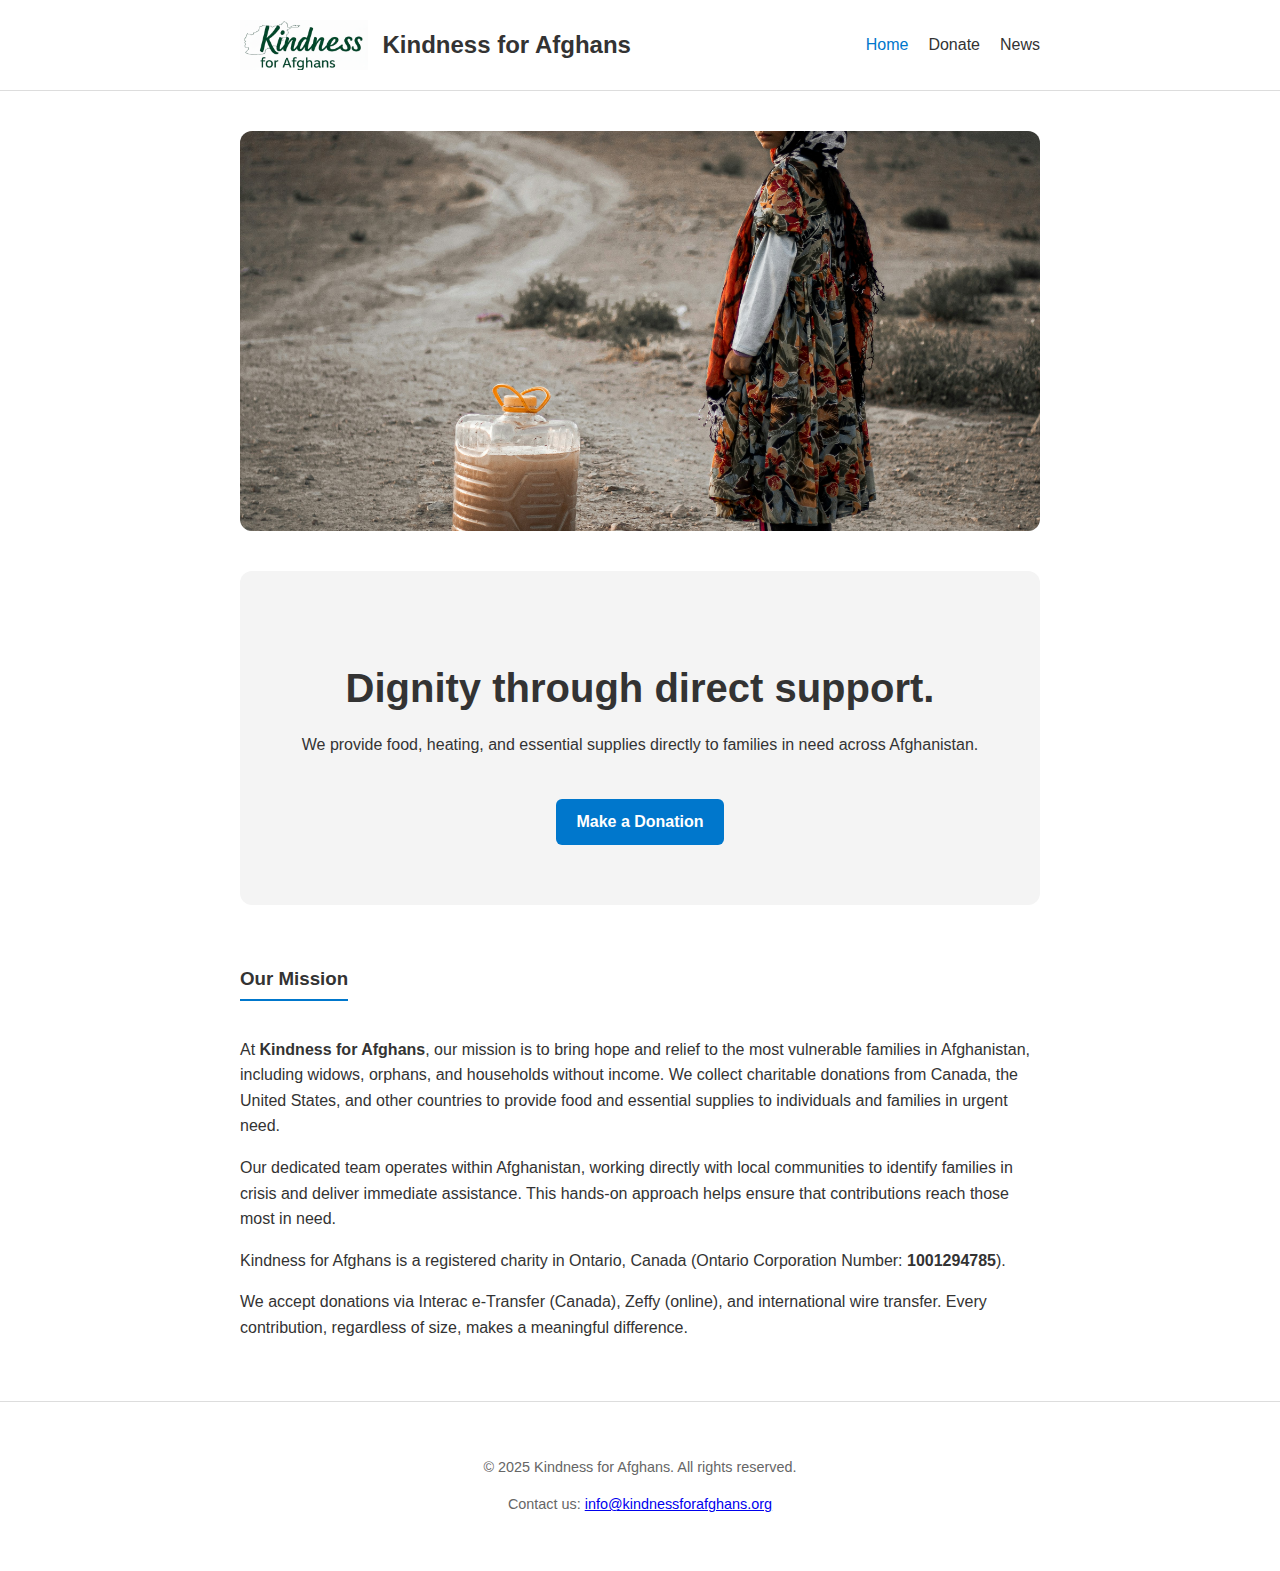
<file: index.html>
<!DOCTYPE html>
<html lang="en">
<head>
  <meta charset="utf-8" />
  <meta name="viewport" content="width=device-width, initial-scale=1" />
  <title>Kindness for Afghans — Dignity through direct support</title>
  <link rel="stylesheet" href="styles.css?v=1766843981" />
</head>
<body>
<header class="header">
  <div class="container">
    <div class="brand">
      <img src="assets/logo.png" alt="Logo" />
      <h1>Kindness for Afghans</h1>
    </div>
    <nav class="nav">
      <a href="index.html" class="active">Home</a>
<a href="donate.html">Donate</a>
<a href="news.html">News</a>
    </nav>
  </div>
</header>

<main class="container">
  
    <div class="slideshow-container">
        
        <div class="slide active">
            <img src="assets/slideshow/ehsan-moradi-ZNXqLXs_-qI-unsplash.jpg" alt="Slide 1">
        </div>
        
        <div class="slide">
            <img src="assets/slideshow/pexels-faruktokluoglu-31093788.jpg" alt="Slide 2">
        </div>
        
        <div class="slide">
            <img src="assets/slideshow/salah-darwish-f_B4DzL_qyQ-unsplash.jpg" alt="Slide 3">
        </div>
        
    </div>
    
    <script>
    document.addEventListener("DOMContentLoaded", function() {
        let slides = document.querySelectorAll(".slide");
        let current = 0;
        if (slides.length > 1) {
            setInterval(function() {
                slides[current].classList.remove("active");
                current = (current + 1) % slides.length;
                slides[current].classList.add("active");
            }, 4000); // Change image every 4 seconds
        }
    });
    </script>
    
    

  <section class="hero">
    <h2>Dignity through direct support.</h2>
    <p>We provide food, heating, and essential supplies directly to families in need across Afghanistan.</p>
    <br/>
    <a href="donate.html" class="btn">Make a Donation</a>
  </section>

  <section class="content">
    <h3 class="section-title">Our Mission</h3>
    <p>
      At <strong>Kindness for Afghans</strong>, our mission is to bring hope and relief to the most vulnerable families in Afghanistan, including widows, orphans, and households without income. We collect charitable donations from Canada, the United States, and other countries to provide food and essential supplies to individuals and families in urgent need.
    </p>
    <p>
      Our dedicated team operates within Afghanistan, working directly with local communities to identify families in crisis and deliver immediate assistance. This hands-on approach helps ensure that contributions reach those most in need.
    </p>
    <p>
      Kindness for Afghans is a registered charity in Ontario, Canada (Ontario Corporation Number: <strong>1001294785</strong>).
    </p>
    <p class="mission-note">
       We accept donations via Interac e-Transfer (Canada), Zeffy (online), and international wire transfer. Every contribution, regardless of size, makes a meaningful difference.
    </p>
  </section>
</main>

<footer class="footer">
  <div class="container">
    <p>&copy; 2025 Kindness for Afghans. All rights reserved.</p>
    <p>Contact us: <a href="mailto:info@kindnessforafghans.org">info@kindnessforafghans.org</a></p>
  </div>
</footer>
</body>
</html>
</file>
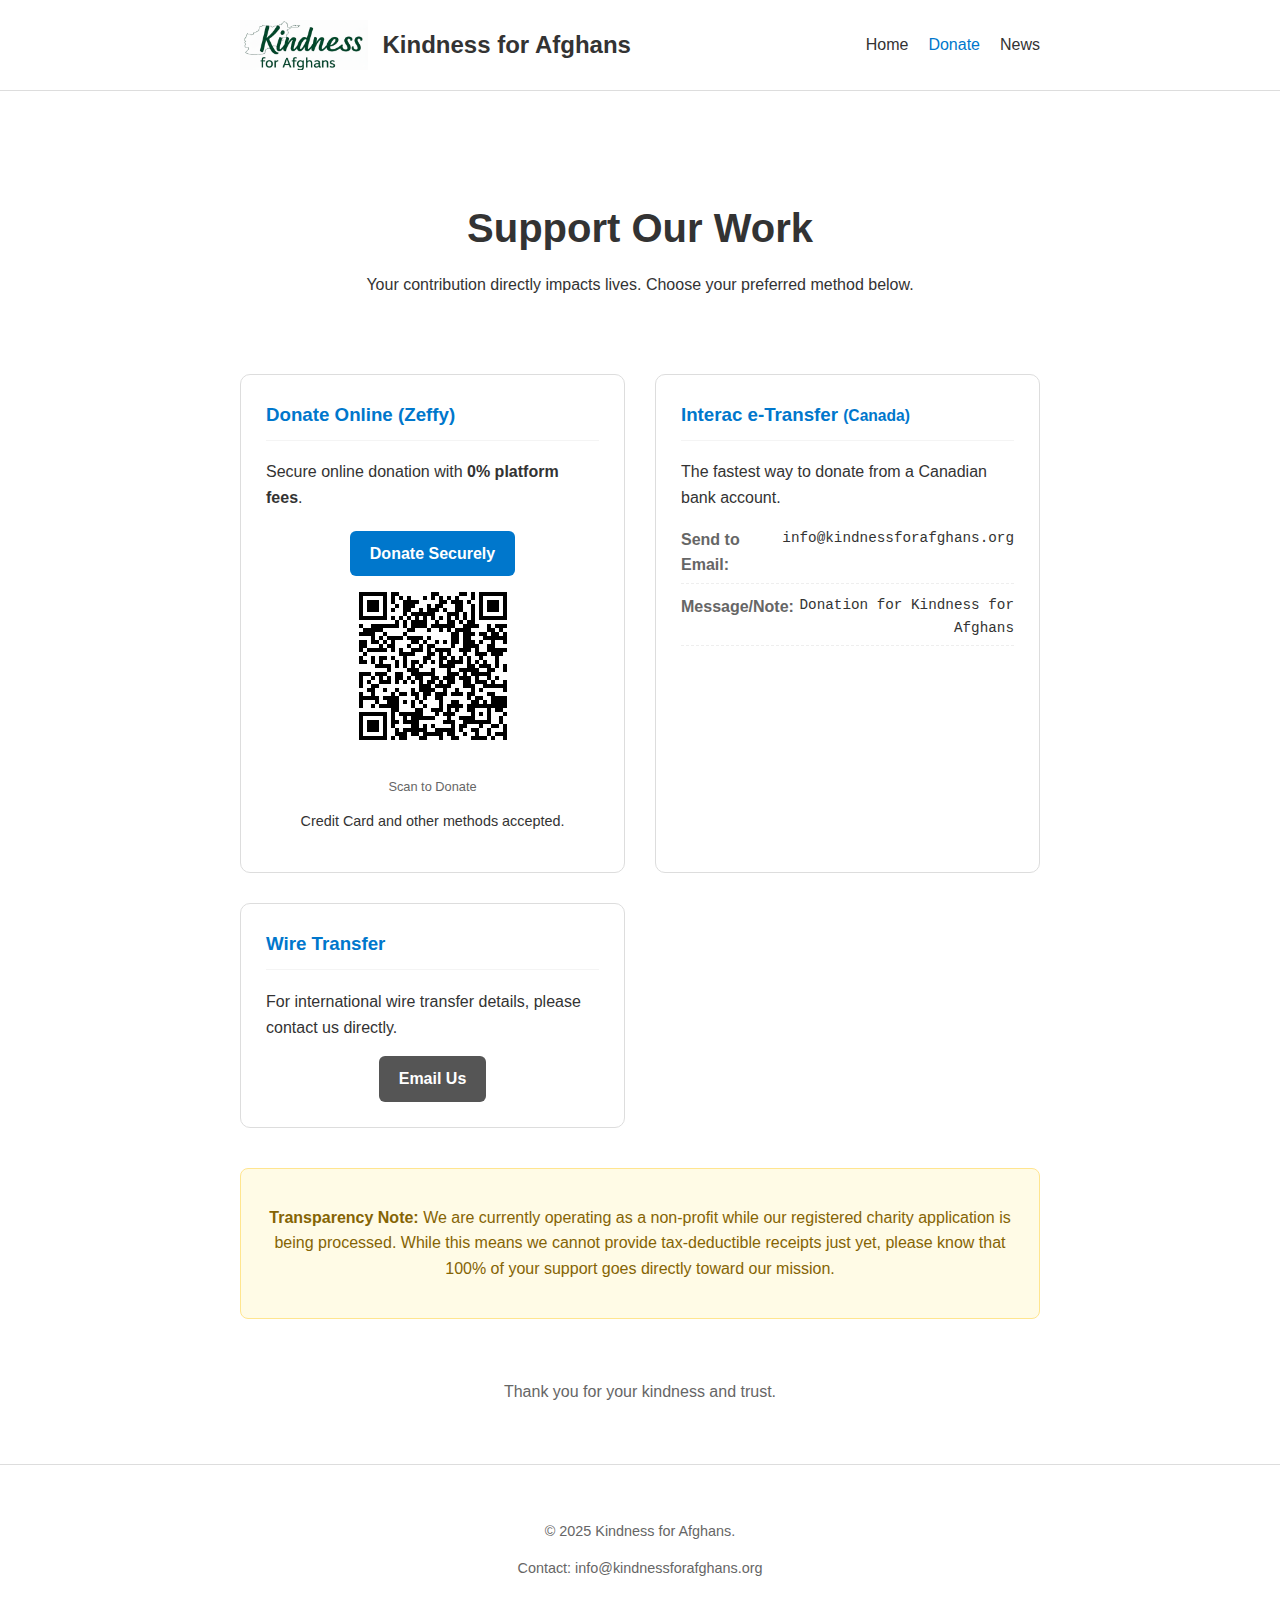
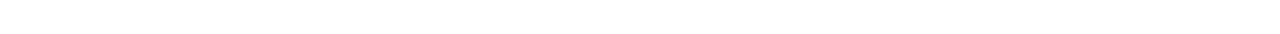
<file: donate.html>
<!DOCTYPE html>
<html lang="en">
<head>
  <meta charset="utf-8" />
  <meta name="viewport" content="width=device-width, initial-scale=1" />
  <title>Donate — Kindness for Afghans</title>
  <link rel="stylesheet" href="styles.css?v=1766843981" />
</head>
<body>
<header class="header">
  <div class="container">
    <div class="brand">
      <img src="assets/logo.png" alt="Logo" />
      <h1>Kindness for Afghans</h1>
    </div>
    <nav class="nav">
      <a href="index.html">Home</a>
<a href="donate.html" class="active">Donate</a>
<a href="news.html">News</a>
    </nav>
  </div>
</header>

<main class="container">
  <section class="hero" style="background: transparent; padding: 40px 0 20px;">
    <h2>Support Our Work</h2>
    <p>Your contribution directly impacts lives. Choose your preferred method below.</p>
  </section>
  
  <div class="donation-grid">
        <div class="method-card">
          <h3>Donate Online (Zeffy)</h3>
          <p>Secure online donation with <strong>0% platform fees</strong>.</p>
          <div style="text-align: center; margin-top: 20px;">
            <a href="https://www.zeffy.com/en-CA/donation-form/donate-to-change-lives-6250" target="_blank" class="btn">Donate Securely</a>
            
            <div class="qr-container">
                <img src="assets/zeffy_qr.png" alt="Scan to Donate via Zeffy">
                <p style="font-size:0.8rem; color:#666;">Scan to Donate</p>
            </div>
            
            <p style="margin-top: 10px; font-size: 0.9em;">Credit Card and other methods accepted.</p>
          </div>
        </div>
        
        <div class="method-card">
          <h3>Interac e-Transfer <small>(Canada)</small></h3>
          <p>The fastest way to donate from a Canadian bank account.</p>
          <div class="detail-row">
            <span class="detail-label">Send to Email:</span>
            <span class="detail-value">info@kindnessforafghans.org</span>
          </div>
          <div class="detail-row">
            <span class="detail-label">Message/Note:</span>
            <span class="detail-value">Donation for Kindness for Afghans</span>
          </div>
        </div>
        
        <div class="method-card">
          <h3>Wire Transfer</h3>
          <p>For international wire transfer details, please contact us directly.</p>
          <div style="text-align: center; margin-top: 15px;">
             <a href="mailto:info@kindnessforafghans.org" class="btn" style="background:#555">Email Us</a>
          </div>
        </div>
        </div>
  
  <div style="margin-top: 40px; background: #fffbe6; padding: 20px; border-radius: 8px; border: 1px solid #ffe58f; text-align: center; color: #856404;">
    <p><strong>Transparency Note:</strong> We are currently operating as a non-profit while our registered charity application is being processed. While this means we cannot provide tax-deductible receipts just yet, please know that 100% of your support goes directly toward our mission.</p>
  </div>

  <div style="margin-top: 60px; text-align: center; color: #666;">
    <p>Thank you for your kindness and trust.</p>
  </div>
</main>

<footer class="footer">
  <div class="container">
    <p>&copy; 2025 Kindness for Afghans.</p>
    <p>Contact: info@kindnessforafghans.org</p>
  </div>
</footer>
</body>
</html>
</file>
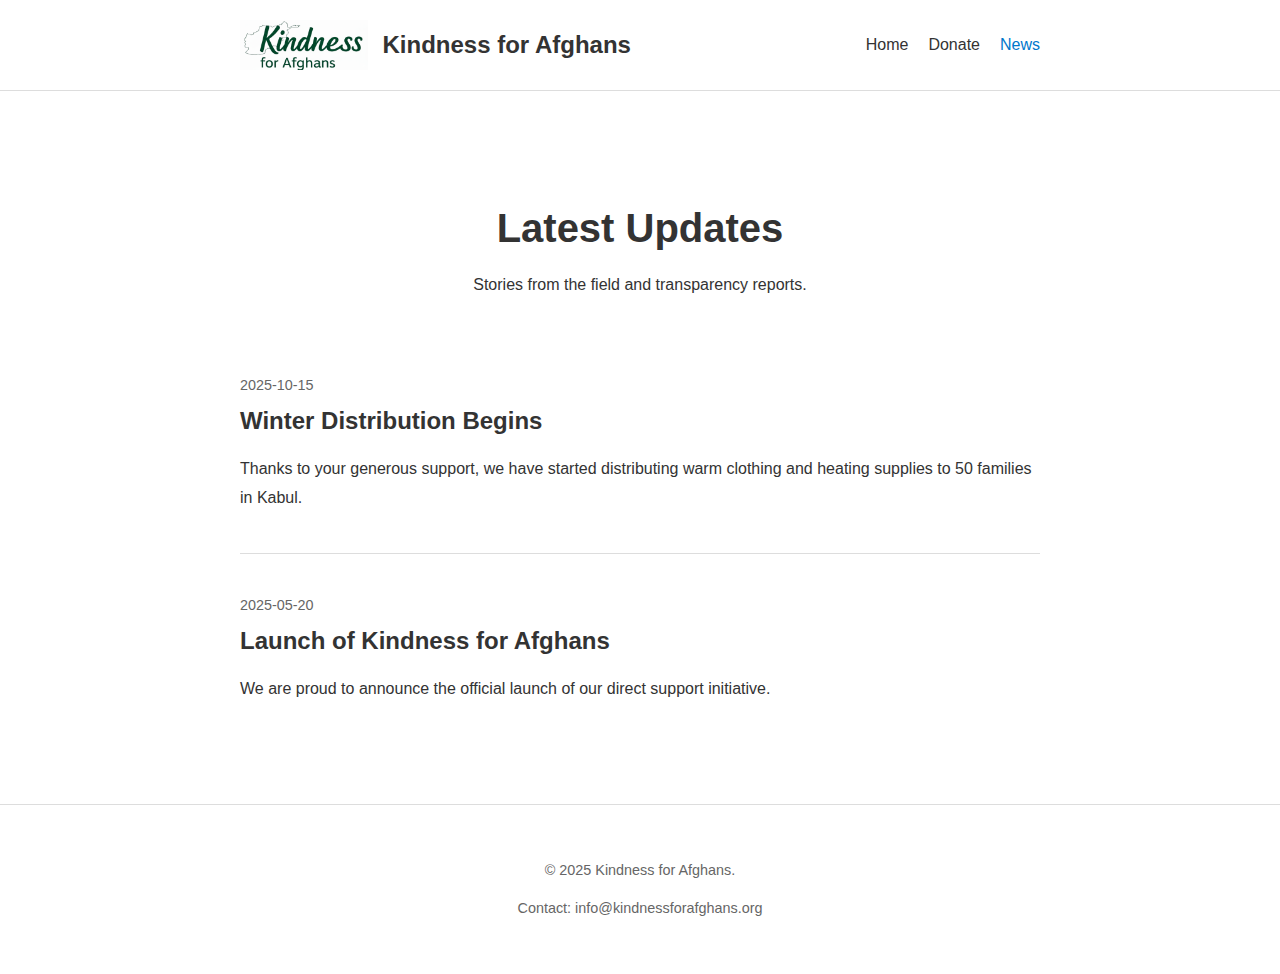
<file: news.html>
<!DOCTYPE html>
<html lang="en">
<head>
  <meta charset="utf-8" />
  <meta name="viewport" content="width=device-width, initial-scale=1" />
  <title>News — Kindness for Afghans</title>
  <link rel="stylesheet" href="styles.css?v=1766843981" />
</head>
<body>
<header class="header">
  <div class="container">
    <div class="brand">
      <img src="assets/logo.png" alt="Logo" />
      <h1>Kindness for Afghans</h1>
    </div>
    <nav class="nav">
      <a href="index.html">Home</a>
<a href="donate.html">Donate</a>
<a href="news.html" class="active">News</a>
    </nav>
  </div>
</header>
<main class="container">
  <section class="hero" style="background: transparent; padding: 40px 0 20px;">
    <h2>Latest Updates</h2>
    <p>Stories from the field and transparency reports.</p>
  </section>
  <div class="news-list"><article class="news-item">
          <span class="news-meta">2025-10-15</span>
          <h2 class="news-title">Winter Distribution Begins</h2>
          <div class="news-content">Thanks to your generous support, we have started distributing warm clothing and heating supplies to 50 families in Kabul.</div>
        </article>
<article class="news-item">
          <span class="news-meta">2025-05-20</span>
          <h2 class="news-title">Launch of Kindness for Afghans</h2>
          <div class="news-content">We are proud to announce the official launch of our direct support initiative.</div>
        </article></div>
</main>
<footer class="footer">
  <div class="container">
    <p>&copy; 2025 Kindness for Afghans.</p>
    <p>Contact: info@kindnessforafghans.org</p>
  </div>
</footer>
</body>
</html>
</file>
<file: styles.css>
/* kindnessforafghans.org — minimal responsive CSS */
:root {
  --bg: #ffffff;
  --text: #333333;
  --primary: #0077cc; /* Updated brand color */
  --accent: #00aa88;
  --light-gray: #f4f4f4;
  --border: #dddddd;
}
body {
  font-family: -apple-system, BlinkMacSystemFont, "Segoe UI", Roboto, Helvetica, Arial, sans-serif;
  line-height: 1.6;
  color: var(--text);
  margin: 0;
  padding: 0;
  background: var(--bg);
}
.container {
  max-width: 800px;
  margin: 0 auto;
  padding: 0 20px;
}
/* Header */
.header {
  border-bottom: 1px solid var(--border);
  padding: 20px 0;
  margin-bottom: 40px;
}
.header .container {
  display: flex;
  align-items: center;
  justify-content: space-between;
  flex-wrap: wrap;
  gap: 20px;
}
.brand {
  display: flex;
  align-items: center;
  gap: 15px;
  text-decoration: none;
  color: var(--text);
}
.brand img {
  height: 50px;
  width: auto;
}
.brand h1 {
  margin: 0;
  font-size: 1.5rem;
  font-weight: 700;
}
.nav {
  display: flex;
  gap: 20px;
}
.nav a {
  text-decoration: none;
  color: var(--text);
  font-weight: 500;
}
.nav a:hover, .nav a.active {
  color: var(--primary);
}
.btn {
  display: inline-block;
  background: var(--primary);
  color: white;
  padding: 10px 20px;
  border-radius: 6px;
  text-decoration: none;
  font-weight: 600;
  transition: background 0.2s;
}
.btn:hover {
  background: #005fa3;
}
/* Sections */
.hero {
  text-align: center;
  padding: 60px 20px;
  background: var(--light-gray);
  border-radius: 12px;
  margin-bottom: 40px;
  position: relative; /* For slideshow overlap if needed */
  overflow: hidden;
}
.hero h2 {
  font-size: 2.5rem;
  margin-bottom: 20px;
  line-height: 1.2;
}
.content {
  margin-bottom: 60px;
}
.section-title {
  border-bottom: 2px solid var(--primary);
  display: inline-block;
  margin-bottom: 20px;
  padding-bottom: 5px;
}

/* Slideshow */
.slideshow-container {
  width: 100%;
  max-width: 800px;
  height: 400px;
  margin: 0 auto 40px auto;
  position: relative;
  overflow: hidden;
  border-radius: 12px;
  background: #eee;
}
.slide {
  position: absolute;
  top: 0;
  left: 0;
  width: 100%;
  height: 100%;
  opacity: 0;
  transition: opacity 1s ease-in-out;
}
.slide.active {
  opacity: 1;
}
.slide img {
  width: 100%;
  height: 100%;
  object-fit: cover;
}

/* Donation Methods */
.donation-grid {
  display: grid;
  grid-template-columns: repeat(auto-fit, minmax(300px, 1fr));
  gap: 30px;
  margin-top: 30px;
}
.method-card {
  border: 1px solid var(--border);
  border-radius: 10px;
  padding: 25px;
  background: white;
}
.method-card h3 {
  margin-top: 0;
  color: var(--primary);
  border-bottom: 1px solid var(--light-gray);
  padding-bottom: 10px;
}
.detail-row {
  display: flex;
  justify-content: space-between;
  margin-bottom: 10px;
  border-bottom: 1px dashed #eee;
  padding-bottom: 5px;
}
.detail-label {
  font-weight: 600;
  color: #666;
}
.detail-value {
  text-align: right;
  font-family: monospace;
  font-size: 1.1em;
}
/* News */
.news-list { display: flex; flex-direction: column; gap: 40px; }
.news-item { padding-bottom: 40px; border-bottom: 1px solid var(--border); }
.news-item:last-child { border-bottom: none; }
.news-meta { color: #666; font-size: 0.9rem; display: block; margin-bottom: 5px; }
.news-title { margin: 0 0 15px 0; color: var(--text); font-size: 1.5rem; }
.news-content { line-height: 1.8; }
.news-empty { text-align: center; color: #888; font-style: italic; padding: 40px; }
/* Footer */
.footer {
  margin-top: 60px;
  border-top: 1px solid var(--border);
  padding: 40px 0;
  text-align: center;
  color: #666;
  font-size: 0.9rem;
}
@media (max-width: 600px) {
  .header .container { flex-direction: column; text-align: center; }
  .nav { margin-top: 10px; }
  .detail-row { flex-direction: column; text-align: left; }
  .detail-value { text-align: left; margin-top: 2px; }
  .slideshow-container { height: 250px; }
}
</file>
